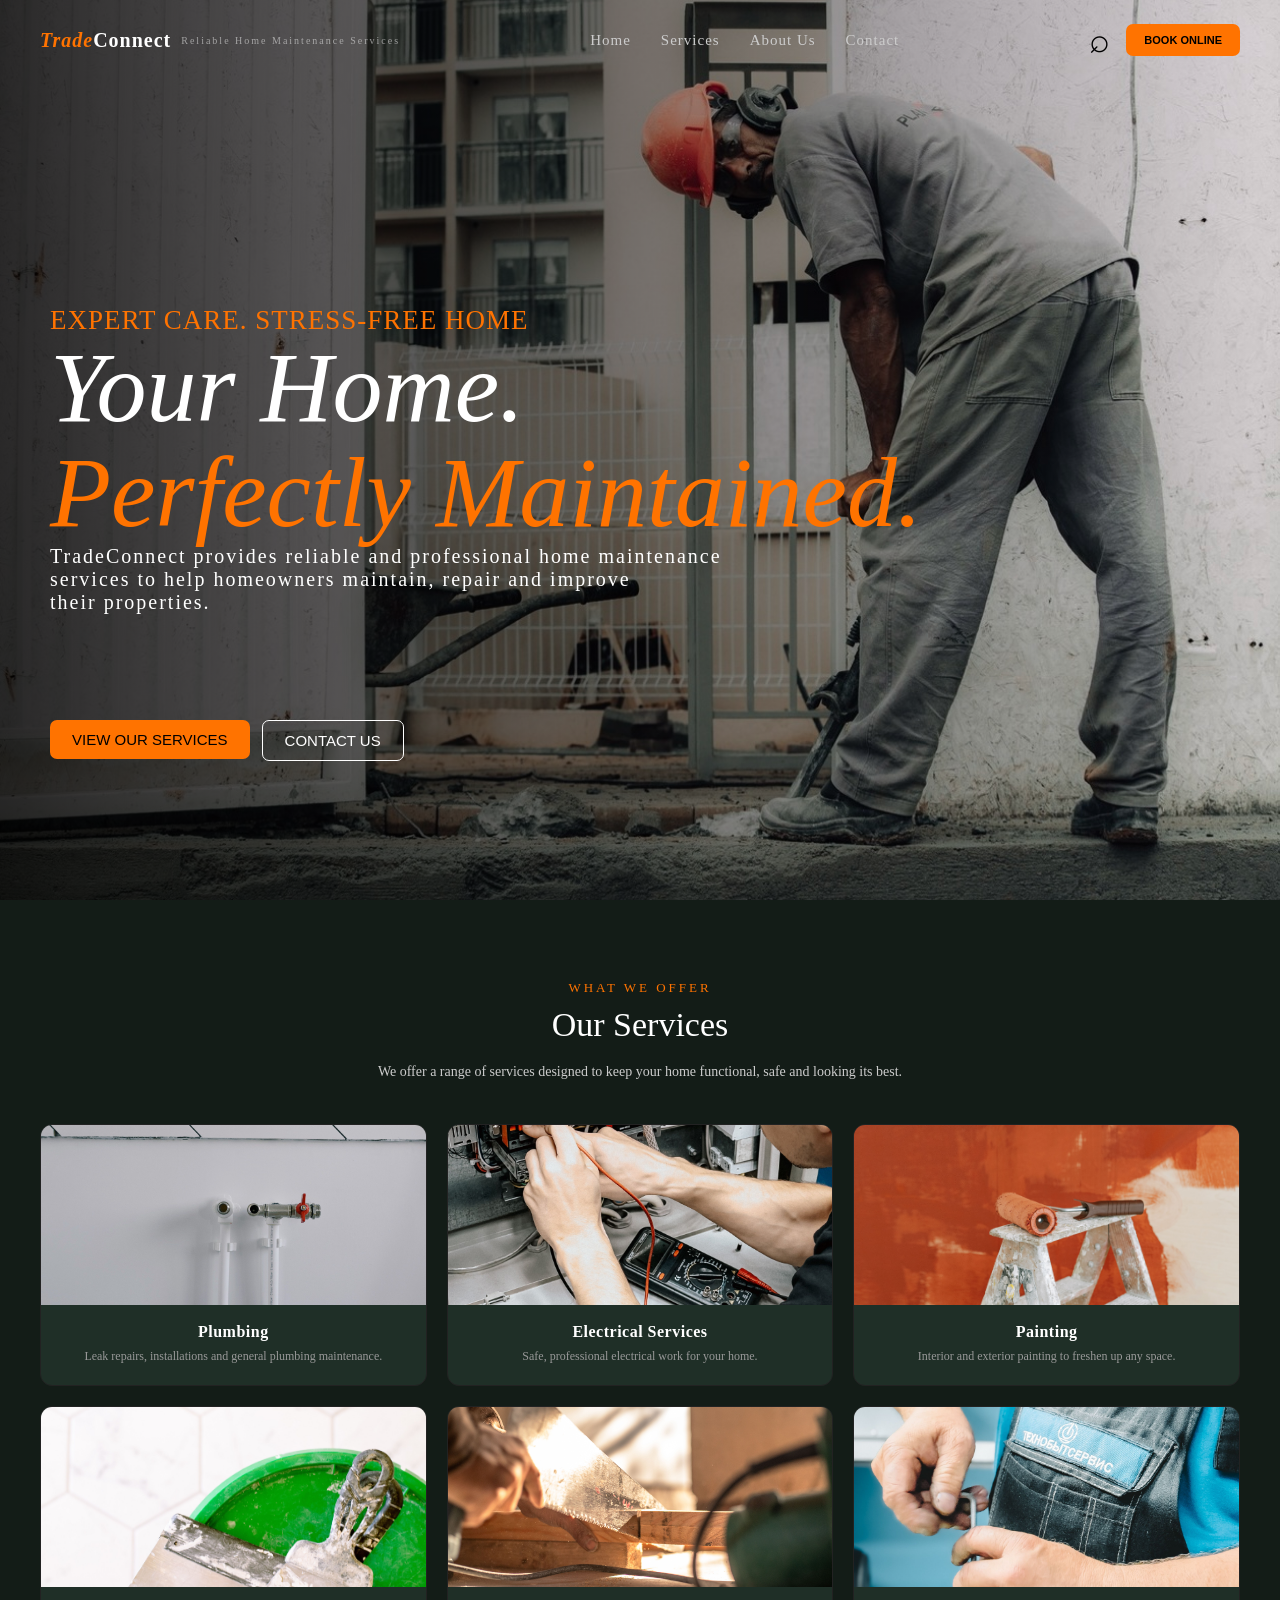
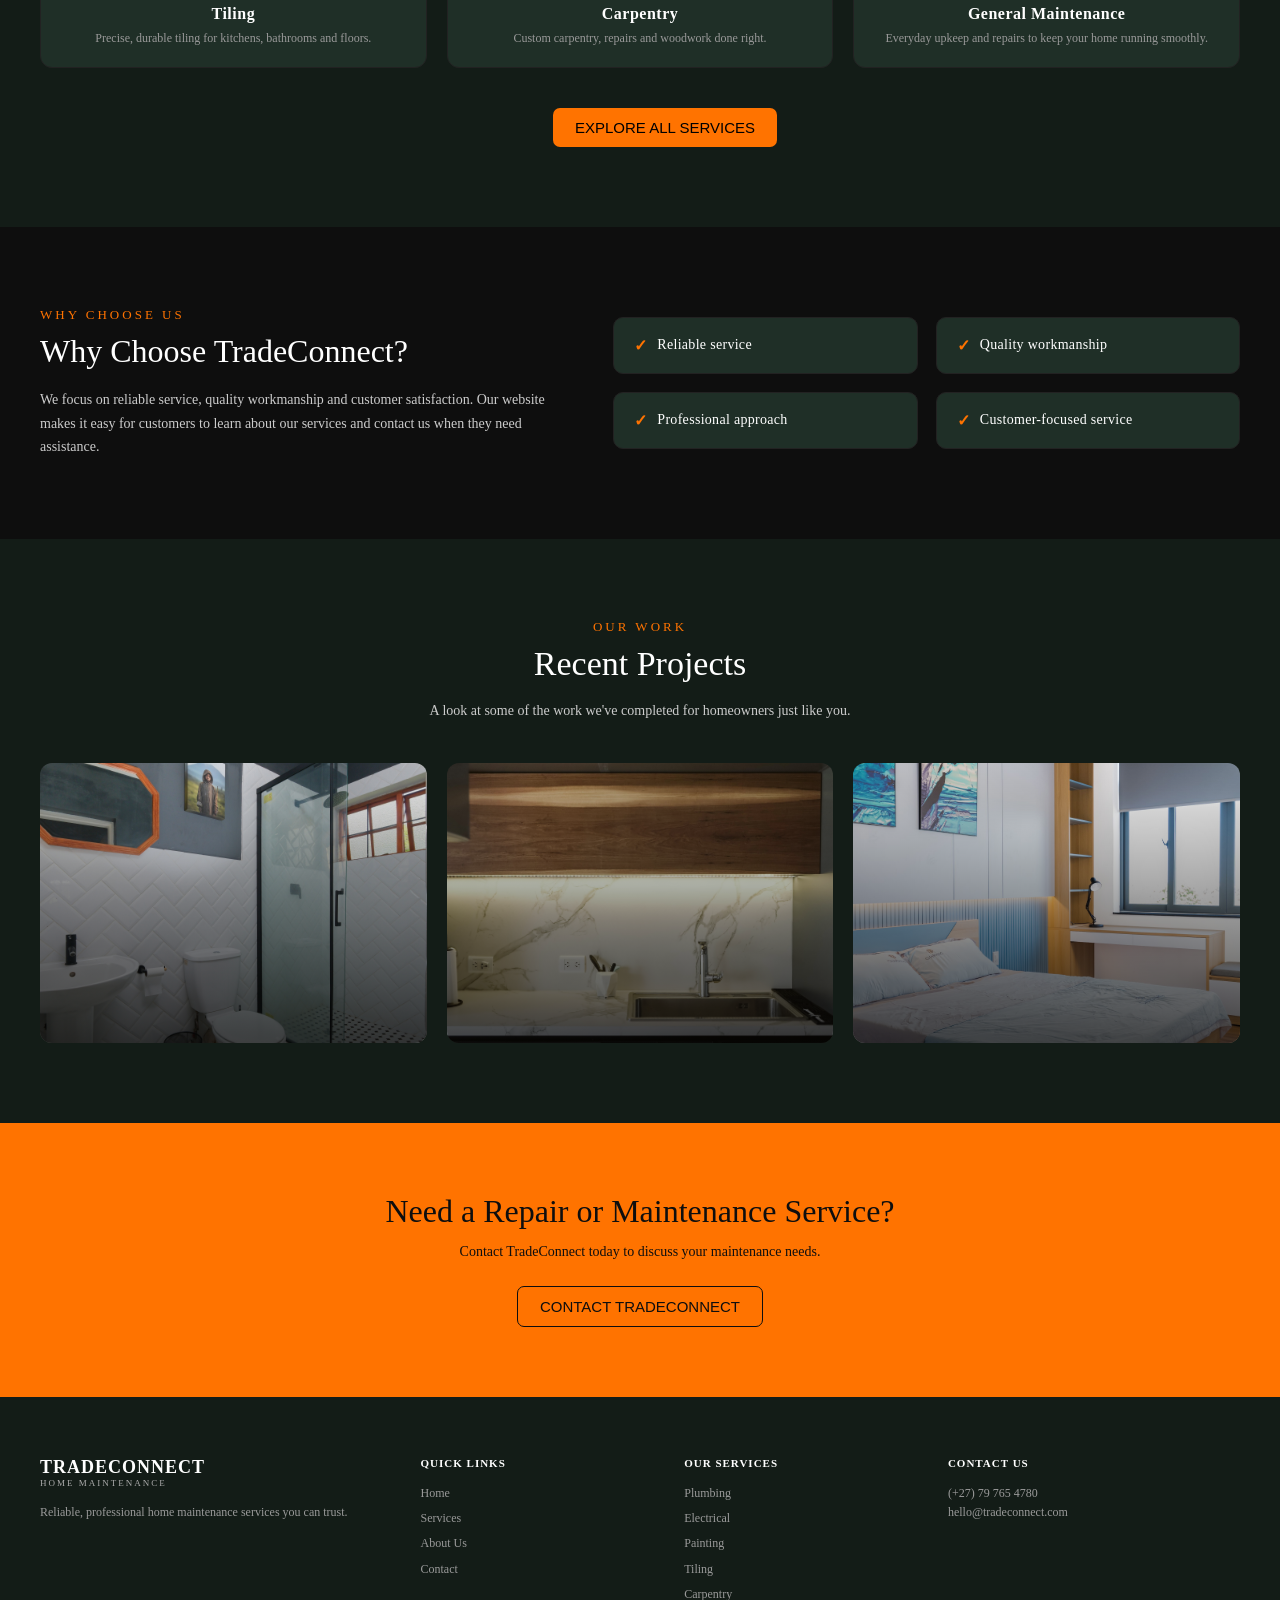
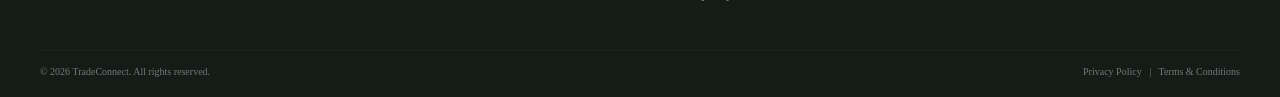
<file: index.html>
<!DOCTYPE html>
<html lang="en">
    <head>
        <meta charset="UTF-8">
        <meta name="viewport" content="width=device-width, initial-scale=1.0">
        <link rel="stylesheet" href="css/style.css">
        <title>TradeConnect | Home Maintenance Services</title>
    </head>

    <body>
        <header class="navbar">
            <div class="logo">
                <strong><em>Trade</em>Connect</strong>
                <small>Reliable Home Maintenance Services</small>
            </div>

            <nav>
                <a href="index.html">Home</a>
                <a href="services.html">Services</a>
                <a href="about.html">About Us</a>
                <a href="contact.html">Contact</a>
            </nav>

            <div class="navigation_right_side">
                <button class="search_button"> ⌕</button>
                <button class="order_button">BOOK ONLINE</button>
            </div>
        </header>

        <main>
            <section class="hero">
                <img src="images/hero.jpg" alt="Home maintenance services">

                <div class="hero_text">
                    <p class="top_of_slogan">EXPERT CARE. STRESS-FREE HOME</p>
                    <h2 class="slogan">Your Home.<br><em class="second_part">Perfectly Maintained.</em></h2>

                    <p class="bottom_of_slogan">
                        TradeConnect provides reliable and professional home maintenance<br>
                        services to help homeowners maintain, repair and improve<br>
                        their properties.
                    </p>
                </div>

                <div class="hero_buttons">
                    <a href="services.html"><button class="menu_button">VIEW OUR SERVICES</button></a>
                    <a href="contact.html"><button class="contact_button">CONTACT US</button></a>
                </div>
            </section>

            <section class="services_section">
                <div class="services_intro">
                    <span class="section_eyebrow">WHAT WE OFFER</span>
                    <h2>Our Services</h2>
                    <p>
                        We offer a range of services designed to keep your home
                        functional, safe and looking its best.
                    </p>
                </div>

                <div class="services_grid">
                    <div class="service_card">
                        <img src="images/plumbing.jpg" alt="Plumbing services">
                        <h3>Plumbing</h3>
                        <p>Leak repairs, installations and general plumbing maintenance.</p>
                    </div>

                    <div class="service_card">
                        <img src="images/electrical.jpg" alt="Electrical services">
                        <h3>Electrical Services</h3>
                        <p>Safe, professional electrical work for your home.</p>
                    </div>

                    <div class="service_card">
                        <img src="images/painting.jpg" alt="Painting services">
                        <h3>Painting</h3>
                        <p>Interior and exterior painting to freshen up any space.</p>
                    </div>

                    <div class="service_card">
                        <img src="images/tiling.jpg" alt="Tiling services">
                        <h3>Tiling</h3>
                        <p>Precise, durable tiling for kitchens, bathrooms and floors.</p>
                    </div>

                    <div class="service_card">
                        <img src="images/carpentry.jpg" alt="Carpentry services">
                        <h3>Carpentry</h3>
                        <p>Custom carpentry, repairs and woodwork done right.</p>
                    </div>

                    <div class="service_card">
                        <img src="images/maintenance.jpg" alt="General maintenance services">
                        <h3>General Maintenance</h3>
                        <p>Everyday upkeep and repairs to keep your home running smoothly.</p>
                    </div>
                </div>

                <div class="services_cta">
                    <a href="services.html"><button class="menu_button">EXPLORE ALL SERVICES</button></a>
                </div>
            </section>

            <section class="why_section">
                <div class="why_text">
                    <span class="section_eyebrow">WHY CHOOSE US</span>
                    <h2>Why Choose TradeConnect?</h2>
                    <p>
                        We focus on reliable service, quality workmanship and
                        customer satisfaction. Our website makes it easy for
                        customers to learn about our services and contact us
                        when they need assistance.
                    </p>
                </div>

                <ul class="why_list">
                    <li>Reliable service</li>
                    <li>Quality workmanship</li>
                    <li>Professional approach</li>
                    <li>Customer-focused service</li>
                </ul>
            </section>

            <section class="work_section">
                <div class="services_intro">
                    <span class="section_eyebrow">OUR WORK</span>
                    <h2>Recent Projects</h2>
                    <p>
                        A look at some of the work we've completed for
                        homeowners just like you.
                    </p>
                </div>

                <div class="work_grid">
                    <div class="work_card">
                        <img src="images/project1.jpg" alt="Recent maintenance project 1">
                    </div>

                    <div class="work_card">
                        <img src="images/project2.jpg" alt="Recent maintenance project 2">
                    </div>

                    <div class="work_card">
                        <img src="images/project3.jpg" alt="Recent maintenance project 3">
                    </div>
                </div>
            </section>

            <section class="cta_section">
                <h2>Need a Repair or Maintenance Service?</h2>
                <p>Contact TradeConnect today to discuss your maintenance needs.</p>
                <a href="contact.html"><button class="contact_button">CONTACT TRADECONNECT</button></a>
            </section>

        </main>

        <footer class="footer">
            <div class="footer-top">
                <div class="footer-col brand">
                    <h3>TRADECONNECT</h3>
                    <span class="sub">HOME MAINTENANCE</span>
                    <p>Reliable, professional home maintenance services you can trust.</p>
                </div>

                <div class="footer-col">
                    <h4>QUICK LINKS</h4>
                    <ul>
                        <li><a href="index.html">Home</a></li>
                        <li><a href="services.html">Services</a></li>
                        <li><a href="about.html">About Us</a></li>
                        <li><a href="contact.html">Contact</a></li>
                    </ul>
                </div>

                <div class="footer-col">
                    <h4>OUR SERVICES</h4>
                    <ul>
                        <li>Plumbing</li>
                        <li>Electrical</li>
                        <li>Painting</li>
                        <li>Tiling</li>
                        <li>Carpentry</li>
                    </ul>
                </div>

                <div class="footer-col">
                    <h4>CONTACT US</h4>
                    <p>(+27) 79 765 4780</p>
                    <p>hello@tradeconnect.com</p>
                </div>
            </div>

            <div class="footer-bottom">
                <p>&copy; 2026 TradeConnect. All rights reserved.</p>
                <p>Privacy Policy &nbsp; | &nbsp; Terms & Conditions</p>
            </div>
        </footer>
    </body>
</html>
</file>
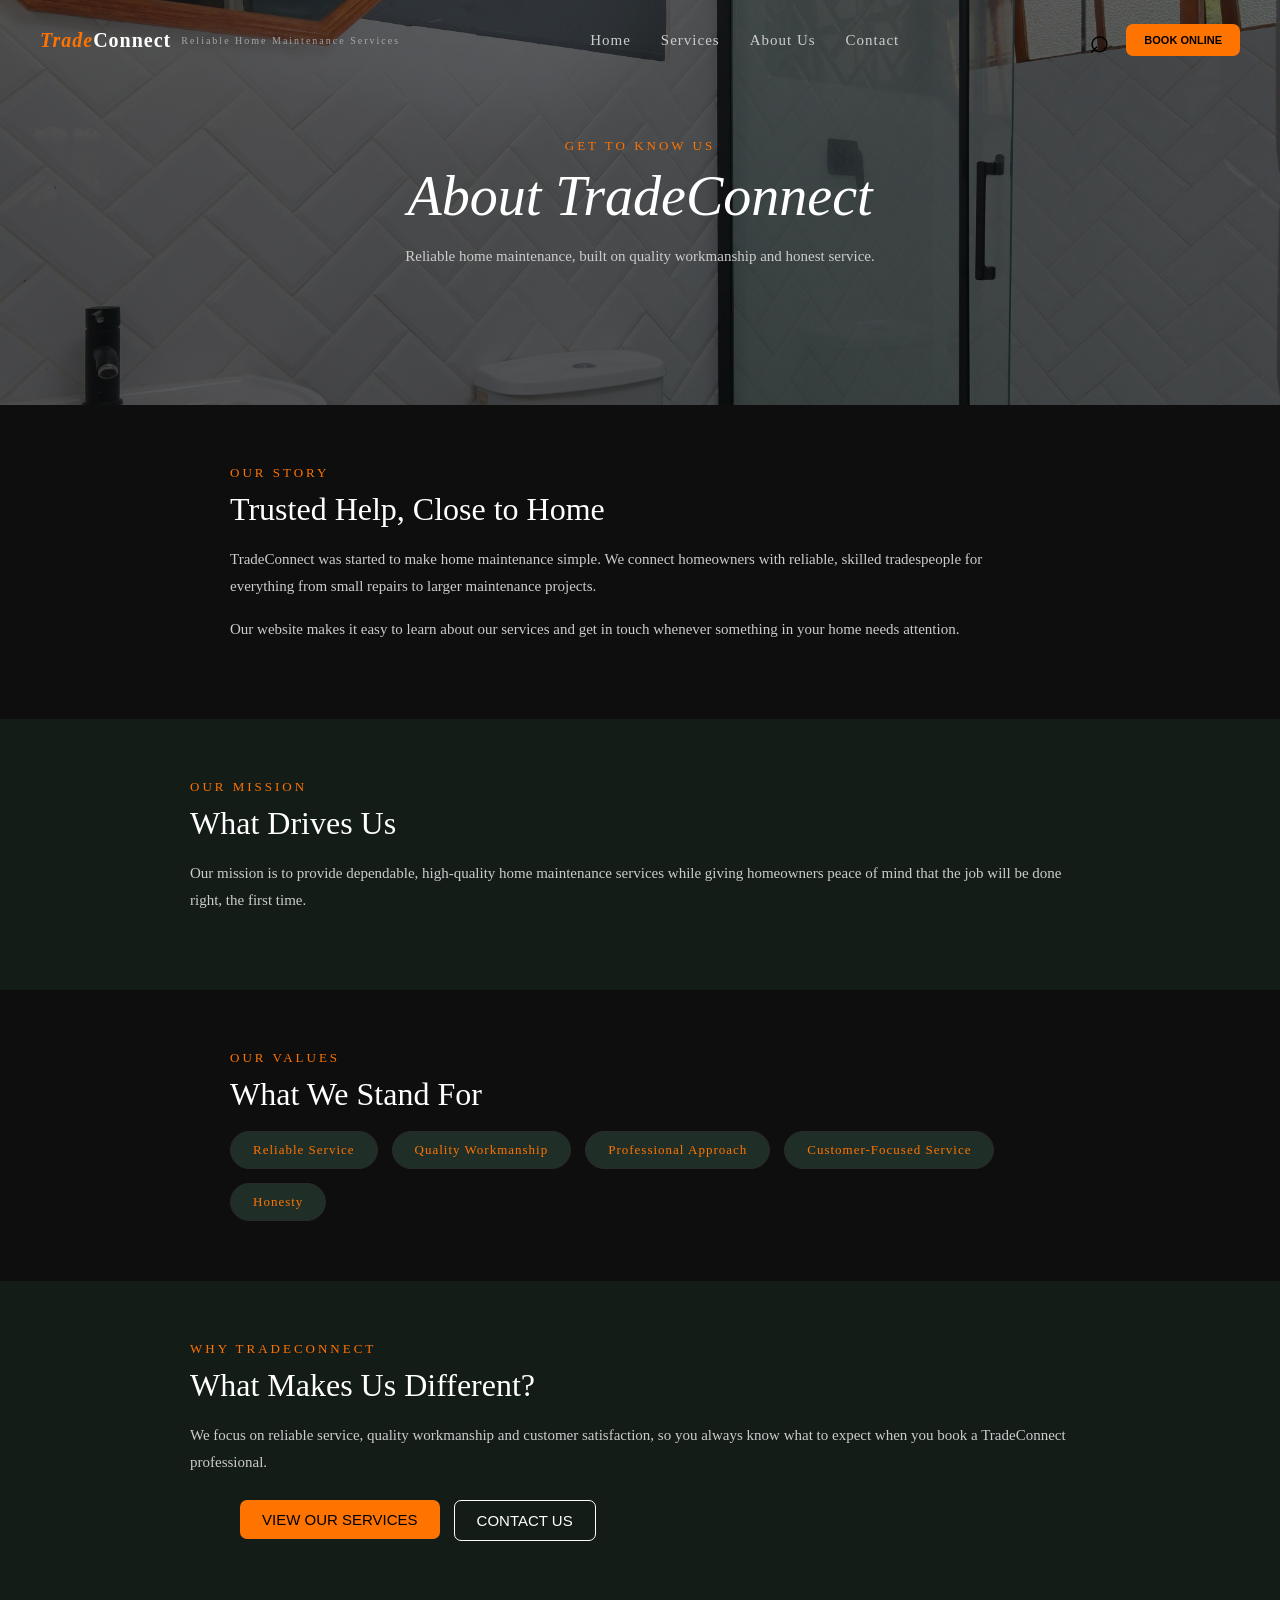
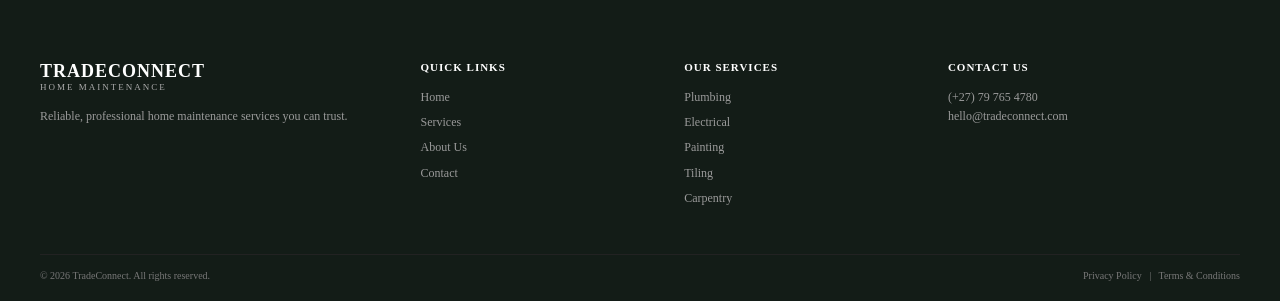
<file: about.html>
<!DOCTYPE html>
<html lang="en">
    <head>
        <meta charset="UTF-8">
        <meta name="viewport" content="width=device-width, initial-scale=1.0">
        <link rel="stylesheet" href="css/style.css">
        <title>TradeConnect | About Us</title>
    </head>

    <body>
        <header class="navbar">
            <div class="logo">
                <strong><em>Trade</em>Connect</strong>
                <small>Reliable Home Maintenance Services</small>
            </div>

            <nav>
                <a href="index.html">Home</a>
                <a href="services.html">Services</a>
                <a href="about.html">About Us</a>
                <a href="contact.html">Contact</a>
            </nav>

            <div class="navigation_right_side">
                <button class="search_button"> ⌕</button>
                <button class="order_button">BOOK ONLINE</button>
            </div>
        </header>

        <main>
            <section class="page_banner">
                <img src="images/project1.jpg" alt="Completed TradeConnect maintenance project">

                <div class="page_banner_text">
                    <span class="section_eyebrow">GET TO KNOW US</span>
                    <h1>About TradeConnect</h1>
                    <p class="page_banner_desc">
                        Reliable home maintenance, built on quality workmanship
                        and honest service.
                    </p>
                </div>
            </section>

            <section class="content_section">
                <span class="section_eyebrow">OUR STORY</span>
                <h2>Trusted Help, Close to Home</h2>

                <p>
                    TradeConnect was started to make home maintenance simple.
                    We connect homeowners with reliable, skilled tradespeople
                    for everything from small repairs to larger maintenance
                    projects.
                </p>

                <p>
                    Our website makes it easy to learn about our services and
                    get in touch whenever something in your home needs
                    attention.
                </p>
            </section>

            <section class="content_section alt">
                <span class="section_eyebrow">OUR MISSION</span>
                <h2>What Drives Us</h2>

                <p>
                    Our mission is to provide dependable, high-quality home
                    maintenance services while giving homeowners peace of mind
                    that the job will be done right, the first time.
                </p>
            </section>

            <section class="content_section">
                <span class="section_eyebrow">OUR VALUES</span>
                <h2>What We Stand For</h2>

                <ul class="values_list">
                    <li>Reliable Service</li>
                    <li>Quality Workmanship</li>
                    <li>Professional Approach</li>
                    <li>Customer-Focused Service</li>
                    <li>Honesty</li>
                </ul>
            </section>

            <section class="content_section alt">
                <span class="section_eyebrow">WHY TRADECONNECT</span>
                <h2>What Makes Us Different?</h2>

                <p>
                    We focus on reliable service, quality workmanship and
                    customer satisfaction, so you always know what to expect
                    when you book a TradeConnect professional.
                </p>

                <div class="cta_buttons">
                    <a href="services.html"><button class="menu_button">VIEW OUR SERVICES</button></a>
                    <a href="contact.html"><button class="contact_button">CONTACT US</button></a>
                </div>
            </section>

        </main>

        <footer class="footer">
            <div class="footer-top">
                <div class="footer-col brand">
                    <h3>TRADECONNECT</h3>
                    <span class="sub">HOME MAINTENANCE</span>
                    <p>Reliable, professional home maintenance services you can trust.</p>
                </div>

                <div class="footer-col">
                    <h4>QUICK LINKS</h4>
                    <ul>
                        <li><a href="index.html">Home</a></li>
                        <li><a href="services.html">Services</a></li>
                        <li><a href="about.html">About Us</a></li>
                        <li><a href="contact.html">Contact</a></li>
                    </ul>
                </div>

                <div class="footer-col">
                    <h4>OUR SERVICES</h4>
                    <ul>
                        <li>Plumbing</li>
                        <li>Electrical</li>
                        <li>Painting</li>
                        <li>Tiling</li>
                        <li>Carpentry</li>
                    </ul>
                </div>

                <div class="footer-col">
                    <h4>CONTACT US</h4>
                    <p>(+27) 79 765 4780</p>
                    <p>hello@tradeconnect.com</p>
                </div>
            </div>

            <div class="footer-bottom">
                <p>&copy; 2026 TradeConnect. All rights reserved.</p>
                <p>Privacy Policy &nbsp; | &nbsp; Terms & Conditions</p>
            </div>
        </footer>
    </body>
</html>
</file>
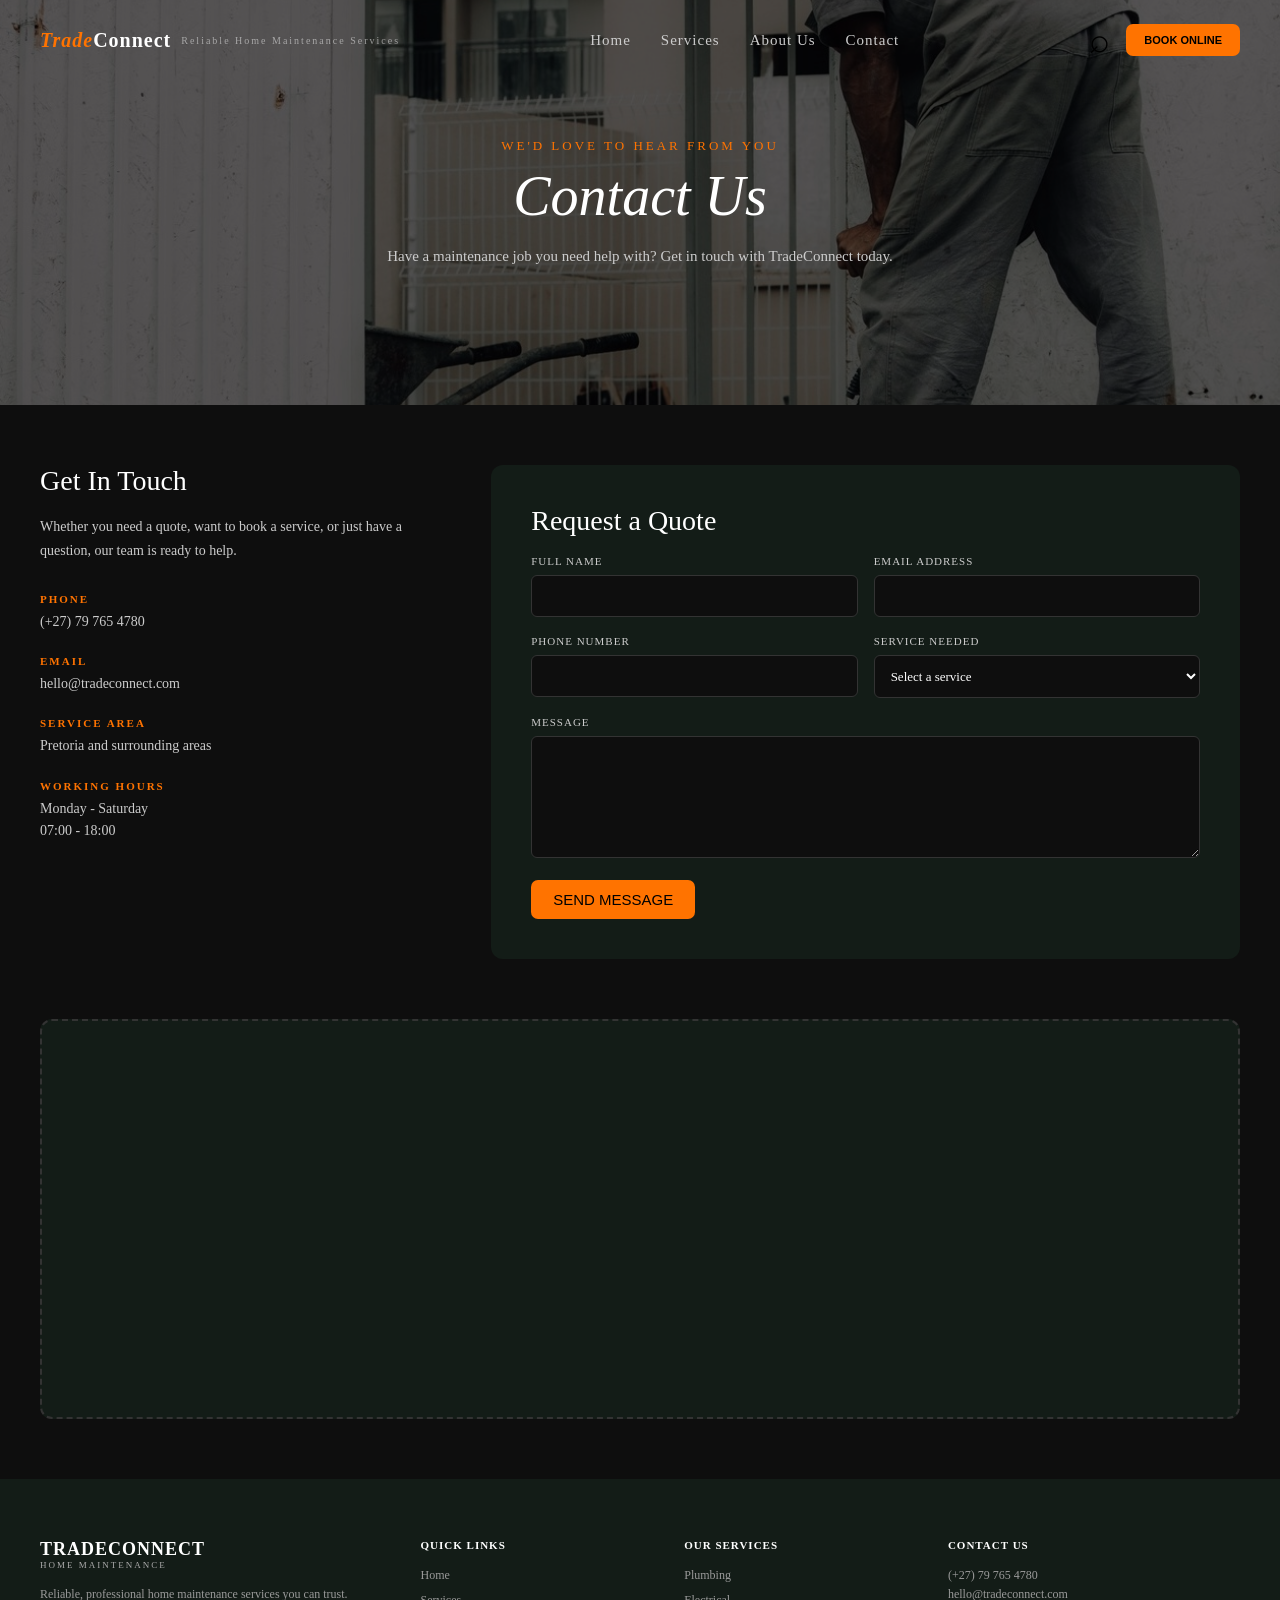
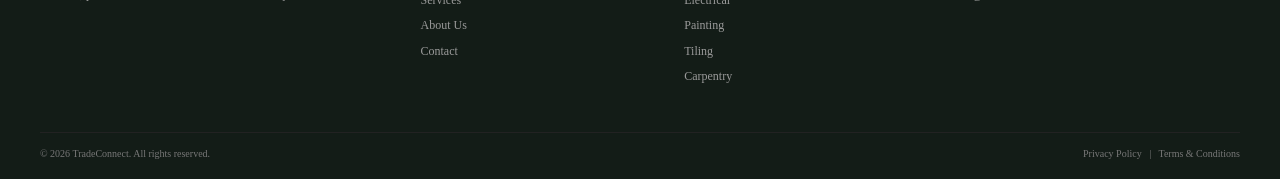
<file: contact.html>
<!DOCTYPE html>
<html lang="en">
    <head>
        <meta charset="UTF-8">
        <meta name="viewport" content="width=device-width, initial-scale=1.0">
        <link rel="stylesheet" href="css/style.css">
        <title>TradeConnect | Contact</title>
    </head>

    <body>
        <header class="navbar">
            <div class="logo">
                <strong><em>Trade</em>Connect</strong>
                <small>Reliable Home Maintenance Services</small>
            </div>

            <nav>
                <a href="index.html">Home</a>
                <a href="services.html">Services</a>
                <a href="about.html">About Us</a>
                <a href="contact.html">Contact</a>
            </nav>

            <div class="navigation_right_side">
                <button class="search_button"> ⌕</button>
                <button class="order_button">BOOK ONLINE</button>
            </div>
        </header>

        <main>
            <section class="page_banner">
                <img src="images/hero.jpg" alt="TradeConnect home maintenance services">

                <div class="page_banner_text">
                    <span class="section_eyebrow">WE'D LOVE TO HEAR FROM YOU</span>
                    <h1>Contact Us</h1>
                    <p class="page_banner_desc">
                        Have a maintenance job you need help with? Get in touch
                        with TradeConnect today.
                    </p>
                </div>
            </section>

            <section class="contact_section">

                <div class="contact_info">
                    <h2>Get In Touch</h2>
                    <p>
                        Whether you need a quote, want to book a service, or
                        just have a question, our team is ready to help.
                    </p>

                    <div class="info_item">
                        <h4>Phone</h4>
                        <a href="">(+27) 79 765 4780</a>
                    </div>

                    <div class="info_item">
                        <h4>Email</h4>
                        <a href="mailto:hello@tradeconnect.com">hello@tradeconnect.com</a>
                    </div>

                    <div class="info_item">
                        <h4>Service Area</h4>
                        <p>Pretoria and surrounding areas</p>
                    </div>

                    <div class="info_item">
                        <h4>Working Hours</h4>
                        <p>Monday - Saturday<br>07:00 - 18:00</p>
                    </div>
                </div>

                <div class="contact_form_wrap">
                    <h2>Request a Quote</h2>

                    <form>

                        <div class="form_row">
                            <div class="form_group">
                                <label for="name">Full Name</label>
                                <input type="text" id="name" name="name">
                            </div>

                            <div class="form_group">
                                <label for="email">Email Address</label>
                                <input type="email" id="email" name="email">
                            </div>
                        </div>

                        <div class="form_row">
                            <div class="form_group">
                                <label for="phone">Phone Number</label>
                                <input type="tel" id="phone" name="phone">
                            </div>

                            <div class="form_group">
                                <label for="service">Service Needed</label>
                                <select id="service" name="service">
                                    <option value="">Select a service</option>
                                    <option value="plumbing">Plumbing</option>
                                    <option value="electrical">Electrical Services</option>
                                    <option value="painting">Painting</option>
                                    <option value="tiling">Tiling</option>
                                    <option value="carpentry">Carpentry</option>
                                    <option value="maintenance">General Maintenance</option>
                                </select>
                            </div>
                        </div>

                        <div class="form_row">
                            <div class="form_group">
                                <label for="message">Message</label>
                                <textarea id="message" name="message" rows="6"></textarea>
                            </div>
                        </div>

                        <button type="submit" class="menu_button">SEND MESSAGE</button>

                    </form>
                </div>

            </section>

            <section class="map_section">
                <div class="map_placeholder">
                    <iframe src="https://www.google.com/maps/embed?pb=!1m18!1m12!1m3!1d28757.413411817444!2d27.884182110839845!3d-25.715127!2m3!1f0!2f0!3f0!3m2!1i1024!2i768!4f13.1!3m3!1m2!1s0xaf150f2f5565122d%3A0xfdb98556035d050f!2sFrans%20Lungile%20Plumbers!5e0!3m2!1sen!2sza!4v1789760188098!5m2!1sen!2sza" width="600" height="450" style="border:0;" allowfullscreen="" loading="lazy" referrerpolicy="strict-origin-when-cross-origin"></iframe>
                </div>
            </section>

        </main>

        <footer class="footer">
            <div class="footer-top">
                <div class="footer-col brand">
                    <h3>TRADECONNECT</h3>
                    <span class="sub">HOME MAINTENANCE</span>
                    <p>Reliable, professional home maintenance services you can trust.</p>
                </div>

                <div class="footer-col">
                    <h4>QUICK LINKS</h4>
                    <ul>
                        <li><a href="index.html">Home</a></li>
                        <li><a href="services.html">Services</a></li>
                        <li><a href="about.html">About Us</a></li>
                        <li><a href="contact.html">Contact</a></li>
                    </ul>
                </div>

                <div class="footer-col">
                    <h4>OUR SERVICES</h4>
                    <ul>
                        <li>Plumbing</li>
                        <li>Electrical</li>
                        <li>Painting</li>
                        <li>Tiling</li>
                        <li>Carpentry</li>
                    </ul>
                </div>

                <div class="footer-col">
                    <h4>CONTACT US</h4>
                    <p>(+27) 79 765 4780</p>
                    <p>hello@tradeconnect.com</p>
                </div>
            </div>

            <div class="footer-bottom">
                <p>&copy; 2026 TradeConnect. All rights reserved.</p>
                <p>Privacy Policy &nbsp; | &nbsp; Terms & Conditions</p>
            </div>
        </footer>
    </body>
</html>
</file>
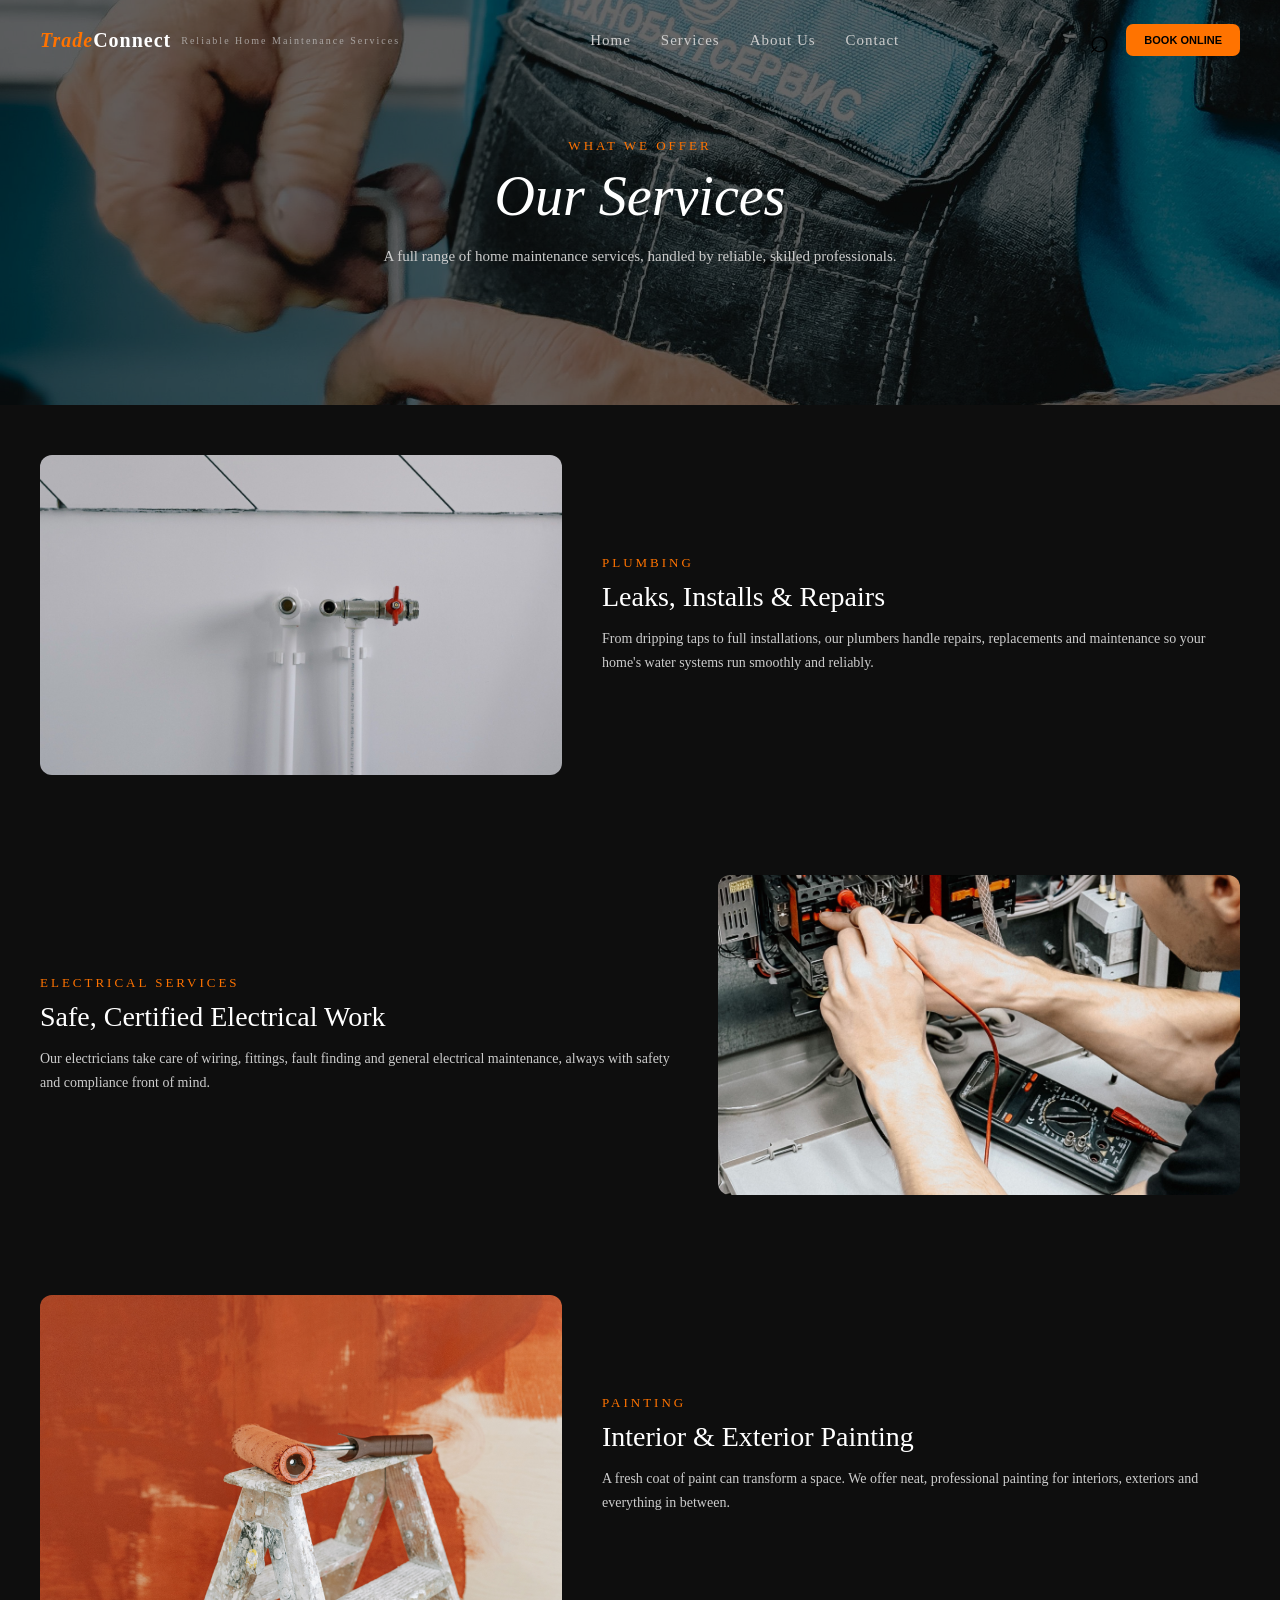
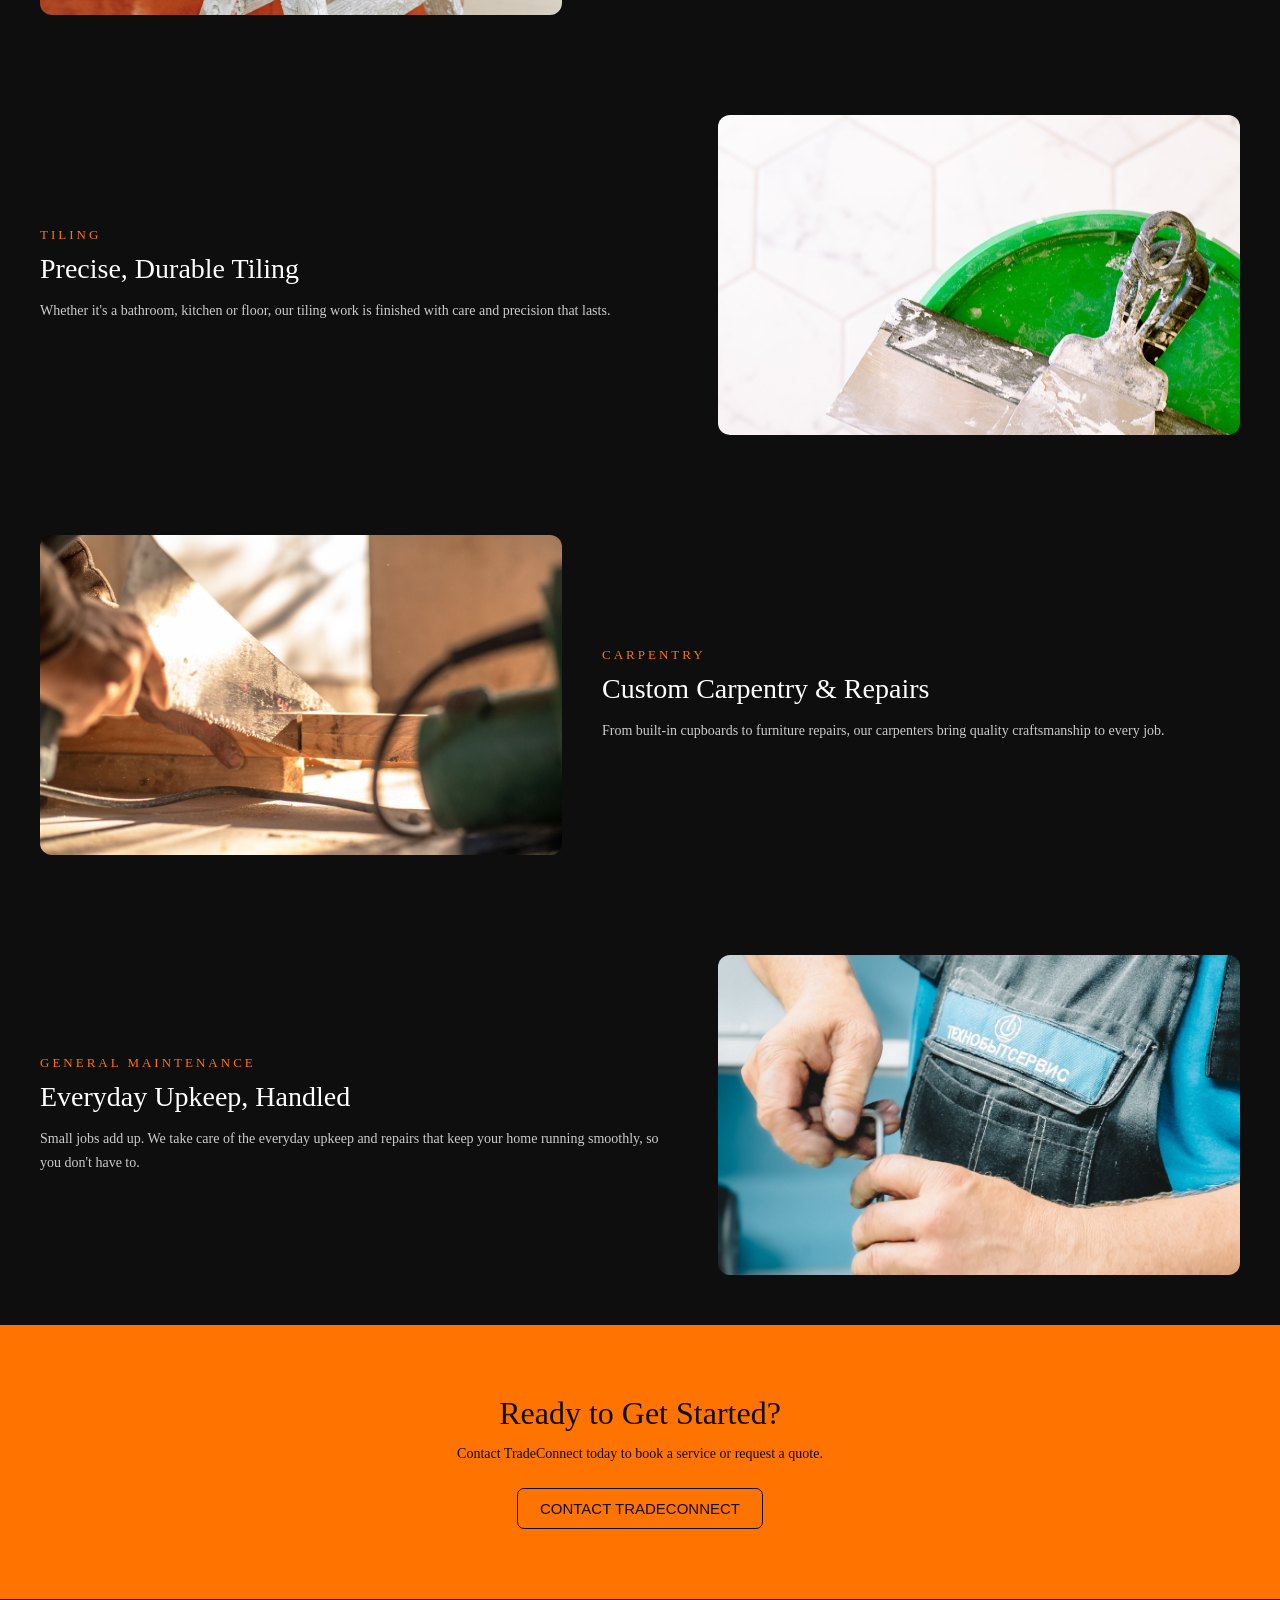
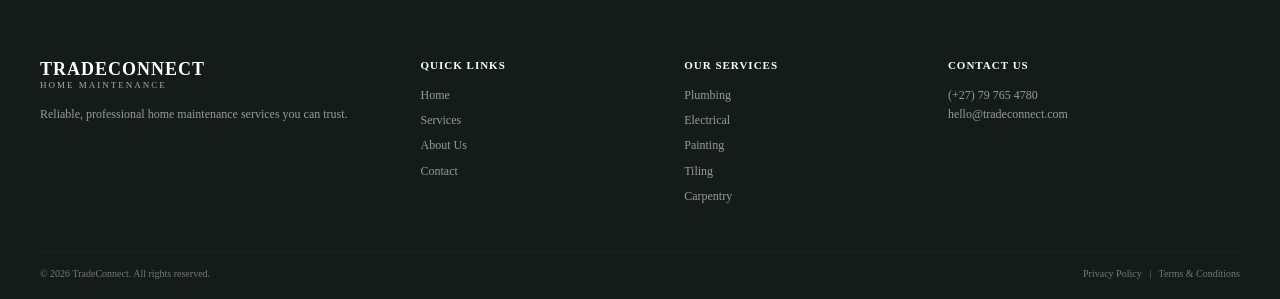
<file: services.html>
<!DOCTYPE html>
<html lang="en">

    <head>
        <meta charset="UTF-8">
        <meta name="viewport" content="width=device-width, initial-scale=1.0">
        <link rel="stylesheet" href="css/style.css">
        <title>TradeConnect | Services</title>
    </head>

    <body>
        <header class="navbar">
            <div class="logo">
                <strong><em>Trade</em>Connect</strong>
                <small>Reliable Home Maintenance Services</small>
            </div>

            <nav>
                <a href="index.html">Home</a>
                <a href="services.html">Services</a>
                <a href="about.html">About Us</a>
                <a href="contact.html">Contact</a>
            </nav>

            <div class="navigation_right_side">
                <button class="search_button"> ⌕</button>
                <button class="order_button">BOOK ONLINE</button>
            </div>
        </header>

        <main>
            <section class="page_banner">
                <img src="images/maintenance.jpg" alt="TradeConnect maintenance work in progress">

                <div class="page_banner_text">
                    <span class="section_eyebrow">WHAT WE OFFER</span>
                    <h1>Our Services</h1>
                    <p class="page_banner_desc">
                        A full range of home maintenance services, handled by
                        reliable, skilled professionals.
                    </p>
                </div>
            </section>

            <section class="service_row">
                <img src="images/plumbing.jpg" alt="Plumbing services">
                <div class="service_row_text">
                    <span class="section_eyebrow">PLUMBING</span>
                    <h3>Leaks, Installs & Repairs</h3>
                    <p>
                        From dripping taps to full installations, our plumbers
                        handle repairs, replacements and maintenance so your
                        home's water systems run smoothly and reliably.
                    </p>
                </div>
            </section>

            <section class="service_row reverse">
                <img src="images/electrical.jpg" alt="Electrical services">
                <div class="service_row_text">
                    <span class="section_eyebrow">ELECTRICAL SERVICES</span>
                    <h3>Safe, Certified Electrical Work</h3>
                    <p>
                        Our electricians take care of wiring, fittings, fault
                        finding and general electrical maintenance, always
                        with safety and compliance front of mind.
                    </p>
                </div>
            </section>

            <section class="service_row">
                <img src="images/painting.jpg" alt="Painting services">
                <div class="service_row_text">
                    <span class="section_eyebrow">PAINTING</span>
                    <h3>Interior & Exterior Painting</h3>
                    <p>
                        A fresh coat of paint can transform a space. We offer
                        neat, professional painting for interiors, exteriors
                        and everything in between.
                    </p>
                </div>
            </section>

            <section class="service_row reverse">
                <img src="images/tiling.jpg" alt="Tiling services">
                <div class="service_row_text">
                    <span class="section_eyebrow">TILING</span>
                    <h3>Precise, Durable Tiling</h3>
                    <p>
                        Whether it's a bathroom, kitchen or floor, our tiling
                        work is finished with care and precision that lasts.
                    </p>
                </div>
            </section>

            <section class="service_row">
                <img src="images/carpentry.jpg" alt="Carpentry services">
                <div class="service_row_text">
                    <span class="section_eyebrow">CARPENTRY</span>
                    <h3>Custom Carpentry & Repairs</h3>
                    <p>
                        From built-in cupboards to furniture repairs, our
                        carpenters bring quality craftsmanship to every job.
                    </p>
                </div>
            </section>

            <section class="service_row reverse">
                <img src="images/maintenance.jpg" alt="General maintenance services">
                <div class="service_row_text">
                    <span class="section_eyebrow">GENERAL MAINTENANCE</span>
                    <h3>Everyday Upkeep, Handled</h3>
                    <p>
                        Small jobs add up. We take care of the everyday upkeep
                        and repairs that keep your home running smoothly, so
                        you don't have to.
                    </p>
                </div>
            </section>

            <section class="cta_section">
                <h2>Ready to Get Started?</h2>
                <p>Contact TradeConnect today to book a service or request a quote.</p>
                <a href="contact.html"><button class="contact_button">CONTACT TRADECONNECT</button></a>
            </section>

        </main>

        <footer class="footer">
            <div class="footer-top">
                <div class="footer-col brand">
                    <h3>TRADECONNECT</h3>
                    <span class="sub">HOME MAINTENANCE</span>
                    <p>Reliable, professional home maintenance services you can trust.</p>
                </div>

                <div class="footer-col">
                    <h4>QUICK LINKS</h4>
                    <ul>
                        <li><a href="index.html">Home</a></li>
                        <li><a href="services.html">Services</a></li>
                        <li><a href="about.html">About Us</a></li>
                        <li><a href="contact.html">Contact</a></li>
                    </ul>
                </div>

                <div class="footer-col">
                    <h4>OUR SERVICES</h4>
                    <ul>
                        <li>Plumbing</li>
                        <li>Electrical</li>
                        <li>Painting</li>
                        <li>Tiling</li>
                        <li>Carpentry</li>
                    </ul>
                </div>

                <div class="footer-col">
                    <h4>CONTACT US</h4>
                    <p>(+27) 79 765 4780</p>
                    <p>hello@tradeconnect.com</p>
                </div>
            </div>

            <div class="footer-bottom">
                <p>&copy; 2026 TradeConnect. All rights reserved.</p>
                <p>Privacy Policy &nbsp; | &nbsp; Terms & Conditions</p>
            </div>
        </footer>
    </body>
</html>
</file>
<file: css/style.css>
/*Css for body*/
*{
    margin: 0;
    padding: 0;
    box-sizing: border-box;
}

body{
    font-family: initial;
    background-color: #0e0e0e;
    color: #fff;
}

.navbar{
    position: absolute;
    top: 0;
    left: 0;
    width: 100%;
    z-index: 10;
    display: flex;
    justify-content: space-between;
    align-items: center;
    padding: 20px 40px;
}

.logo{
    display: flex;
    gap: 10px;
    align-items: center;
}

.logo strong{
    display: block;
    font-size: 20px;
    letter-spacing: 1px;
}

.logo strong em{
    color: #ff7300;
}

.logo small{
    display: block;
    font-size: 10px;
    letter-spacing: 2px;
    opacity: .7;
    color: #ccc;
}

.navbar nav{
    font-size: 11px;
    display: flex;
    gap: 30px;
}

.navbar nav a{
    color: #ccc;
    text-decoration: none;
    font-size: 15px;
    letter-spacing: 1px;
}

.navbar nav a:hover{
    font-size: 16px;
    color: #fff;
    border-bottom: 1px solid #ff7300;
    padding-bottom: 4px;
}

.navigation_right_side{
    display: flex;
    align-items: center;
    gap: 16px;
}

.search_button{
    background: none;
    border: none;
    font-size: 35px;
    cursor: pointer;
}

.search_button:hover{
    font-size: 36px;
}

.order_button{
    background: #ff7300;
    border: none;
    font-size: 11px;
    padding: 10px 18px;
    border-radius: 7px;
    font-weight: 600;
    cursor: pointer;
}

.order_button:hover{
    font-size: 13px;
}

.hero{
    position: relative;
    min-height: 100vh;
    overflow: hidden;
    z-index: 0;
}

.hero::after{
    content: "";
    position: absolute;
    inset: 0;
    background: linear-gradient(to right, rgba(0,0,0,0.8), rgba(0,0,0,0));
    z-index: 1;
    pointer-events: none;
}

.hero_text{
    position: relative;
    z-index: 2;
    height: 100%;
    min-height: 100vh;
    display: flex;
    flex-direction: column;
    justify-content: center;
}

.hero img{
    position: absolute;
    inset: 0;
    width: 100%;
    height: 100%;
    object-fit: cover;
    object-position: center;
    z-index: 0;
}

.top_of_slogan{
    color: #ff7300;
    font-size: 27px;
    letter-spacing: 1px;
    line-height: 1.05;
    font-weight: 400;
    padding-top: 20px;
    margin-left: 50px;
}

.slogan {
    line-height: 1.05;
    font-size: 100px;
    font-weight: 400;
    font-style: italic;
    margin-left: 50px;
}

.second_part{
    color: #ff7300;
}

.bottom_of_slogan{
    font-size: 20px;
    letter-spacing: 2px;
    margin-left: 50px;
}

.hero_buttons{
    position: relative;
    z-index: 2;
    display: flex;
    gap: 12px;
    margin-top: -180px;
    font-weight: 400;
}

.menu_button{
    background: #ff7300;
    border: 15px;
    padding: 11px 22px;
    border-radius: 7px;
    font-size: 15px;
    cursor: pointer;
    margin-left: 50px;
}

.menu_button:hover{
    font-size: 16px;
}

.contact_button{
    background: transparent;
    border: 1px solid #fff;
    color: #fff;
    padding: 11px 22px;
    border-radius: 7px;
    font-size: 15px;
    cursor: pointer;
}

.contact_button:hover{
    font-size: 16px;
}

.services_section{
    background: #131C17;
    padding: 80px 40px;
}

.services_intro{
    max-width: 700px;
    margin: 0 auto 40px;
    text-align: center;
}

.section_eyebrow{
    display: block;
    color: #ff7300;
    font-size: 13px;
    letter-spacing: 3px;
    margin-bottom: 10px;
}

.services_intro h2{
    font-size: 34px;
    font-weight: 400;
    margin-bottom: 16px;
}

.services_intro p{
    color: #ccc;
    font-size: 14px;
    line-height: 1.7;
}

.services_grid{
    max-width: 1300px;
    margin: 0 auto;
    display: grid;
    grid-template-columns: repeat(3, 1fr);
    gap: 20px;
}

.service_card{
    background: #1f2f27;
    border: 1px solid #222;
    border-radius: 12px;
    overflow: hidden;
    text-align: center;
}

.service_card img{
    width: 100%;
    height: 180px;
    object-fit: cover;
    display: block;
}

.service_card h3{
    padding: 18px 14px 6px;
    font-size: 16px;
    font-weight: 600;
    letter-spacing: .5px;
}

.service_card p{
    padding: 0 14px 20px;
    color: #999;
    font-size: 12px;
    line-height: 1.5;
}

.services_cta{
    text-align: center;
    margin-top: 40px;
}

.why_section{
    padding: 80px 40px;
    max-width: 1300px;
    margin: 0 auto;
    display: flex;
    gap: 60px;
    align-items: center;
}

.why_text{
    width: 45%;
}

.why_text .section_eyebrow{
    margin-bottom: 10px;
}

.why_text h2{
    font-size: 32px;
    font-weight: 400;
    margin-bottom: 18px;
}

.why_text p{
    color: #ccc;
    font-size: 14px;
    line-height: 1.7;
}

.why_list{
    width: 55%;
    list-style: none;
    display: grid;
    grid-template-columns: 1fr 1fr;
    gap: 18px;
}

.why_list li{
    background: #1f2f27;
    border: 1px solid #222;
    border-radius: 10px;
    padding: 18px 20px;
    font-size: 14px;
    letter-spacing: .3px;
    display: flex;
    align-items: center;
    gap: 10px;
}

.why_list li::before{
    content: "✓";
    color: #ff7300;
    font-weight: 700;
    font-size: 16px;
}

.work_section{
    background: #131C17;
    padding: 80px 40px;
}

.work_grid{
    max-width: 1300px;
    margin: 40px auto 0;
    display: grid;
    grid-template-columns: repeat(3, 1fr);
    gap: 20px;
}

.work_card{
    position: relative;
    border-radius: 12px;
    overflow: hidden;
    height: 280px;
}

.work_card img{
    width: 100%;
    height: 100%;
    object-fit: cover;
    display: block;
}

.work_card::after{
    content: "";
    position: absolute;
    inset: 0;
    background: linear-gradient(to top, rgba(0,0,0,0.7), rgba(0,0,0,0));
}

.cta_section{
    background: #ff7300;
    color: #0e0e0e;
    text-align: center;
    padding: 70px 40px;
}

.cta_section h2{
    font-size: 32px;
    font-weight: 400;
    margin-bottom: 14px;
}

.cta_section p{
    font-size: 14px;
    margin-bottom: 26px;
}

.cta_section .contact_button{
    border-color: #0e0e0e;
    color: #0e0e0e;
}


.footer{
    background: #131C17;
    color: #c7c7c7;
    padding: 60px 40px 20px;
    max-width: 1300px;
    margin: 0 auto;
}

.footer-top{
    display: grid;
    grid-template-columns: 1.2fr 0.8fr 0.8fr 1fr;
    gap: 30px;
}

.footer-col h3{
    color: #fff;
    font-size: 18px;
    letter-spacing: 1px;
    font-weight: 700;
}

.footer-col .sub{
    font-size: 9px;
    letter-spacing: 2px;
    display: block;
    margin-bottom: 15px;
    color: #aaa;
}

.footer-col h4{
    color: #fff;
    font-size: 11px;
    letter-spacing: 1px;
    margin-bottom: 15px;
}

.footer-col p, .footer-col li{
    font-size: 12px;
    line-height: 1.6;
    color: #9a9a9a;
}

.footer-col ul{ list-style: none; padding: 0; }
.footer-col li{ margin-bottom: 6px; }
.footer-col li a{ color: inherit; text-decoration: none; }
.footer-col li a:hover{ color: #fff; }

.footer-bottom{
    border-top: 1px solid #222;
    margin-top: 40px;
    padding-top: 15px;
    display: flex;
    justify-content: space-between;
    font-size: 10px;
    color: #777;
}

.page_banner{
    position: relative;
    height: 45vh;
    min-height: 320px;
    overflow: hidden;
    display: flex;
    align-items: center;
    justify-content: center;
}

.page_banner img{
    position: absolute;
    inset: 0;
    width: 100%;
    height: 100%;
    object-fit: cover;
    object-position: center;
    z-index: 0;
}

.page_banner::after{
    content: "";
    position: absolute;
    inset: 0;
    background: rgba(0,0,0,0.6);
    z-index: 1;
}

.page_banner_text{
    position: relative;
    z-index: 2;
    text-align: center;
    padding: 0 20px;
}

.page_banner_text .section_eyebrow{
    font-size: 13px;
    letter-spacing: 3px;
}

.page_banner_text h1{
    font-size: 56px;
    font-weight: 400;
    font-style: italic;
    margin-top: 10px;
}

.page_banner_desc{
    color: #ccc;
    font-size: 15px;
    line-height: 1.6;
    margin: 16px auto 0;
    max-width: 600px;
}

.content_section{
    max-width: 900px;
    margin: 0 auto;
    padding: 60px 40px;
}

.content_section.alt{
    background: #131C17;
    max-width: 100%;
}

.content_section.alt > *{
    max-width: 900px;
    margin-left: auto;
    margin-right: auto;
}

.content_section h2{
    font-size: 32px;
    font-weight: 400;
    margin-bottom: 18px;
}

.content_section p{
    color: #ccc;
    font-size: 15px;
    line-height: 1.8;
    margin-bottom: 16px;
}

.values_list{
    list-style: none;
    display: flex;
    flex-wrap: wrap;
    gap: 14px;
    margin-top: 10px;
}

.values_list li{
    background: #1f2f27;
    border: 1px solid #2a2a2a;
    padding: 10px 22px;
    border-radius: 30px;
    font-size: 13px;
    color: #ff7300;
    letter-spacing: 1px;
}

.cta_buttons{
    display: flex;
    gap: 14px;
    margin-top: 24px;
}

.service_row{
    display: flex;
    gap: 40px;
    align-items: center;
    max-width: 1300px;
    margin: 0 auto;
    padding: 50px 40px;
}

.service_row.reverse{
    flex-direction: row-reverse;
}

.service_row img{
    width: 45%;
    height: 320px;
    object-fit: cover;
    border-radius: 12px;
}

.service_row_text{
    width: 55%;
}

.service_row_text .section_eyebrow{
    display: block;
    margin-bottom: 10px;
}

.service_row_text h3{
    font-size: 28px;
    font-weight: 400;
    margin-bottom: 14px;
}

.service_row_text p{
    color: #ccc;
    font-size: 14px;
    line-height: 1.7;
}

.contact_section{
    display: flex;
    gap: 50px;
    max-width: 1300px;
    margin: 0 auto;
    padding: 60px 40px;
    align-items: flex-start;
}

.contact_info{
    width: 35%;
}

.contact_info h2,
.contact_form_wrap h2{
    font-size: 28px;
    font-weight: 400;
    margin-bottom: 18px;
}

.contact_info > p{
    color: #ccc;
    font-size: 14px;
    line-height: 1.7;
    margin-bottom: 30px;
}

.info_item{
    margin-bottom: 22px;
}

.info_item h4{
    color: #ff7300;
    font-size: 11px;
    letter-spacing: 2px;
    text-transform: uppercase;
    margin-bottom: 6px;
    font-weight: 600;
}

.info_item p,
.info_item a{
    color: #ccc;
    font-size: 14px;
    line-height: 1.6;
    text-decoration: none;
}

.info_item a:hover{
    color: #fff;
}

.contact_form_wrap{
    width: 65%;
    background: #131C17;
    border-radius: 12px;
    padding: 40px;
}

.form_row{
    display: flex;
    gap: 16px;
    margin-bottom: 18px;
}

.form_group{
    flex: 1;
    display: flex;
    flex-direction: column;
}

.form_group label{
    font-size: 11px;
    letter-spacing: 1px;
    text-transform: uppercase;
    color: #ccc;
    margin-bottom: 8px;
}

.form_group input,
.form_group select,
.form_group textarea{
    background: #0e0e0e;
    border: 1px solid #333;
    border-radius: 6px;
    padding: 12px;
    color: #fff;
    font-size: 13px;
    font-family: inherit;
    outline: none;
}

.form_group input:focus,
.form_group select:focus,
.form_group textarea:focus{
    border-color: #ff7300;
}

.form_group textarea{
    resize: vertical;
}

.contact_form_wrap .menu_button{
    margin-top: 4px;
    margin-left: 0;
}

.map_section{
    max-width: 1300px;
    margin: 0 auto;
    padding: 0 40px 60px;
}

.map_placeholder{
    width: 100%;
    height: 400px;
    background: #131C17;
    border: 2px dashed #333;
    border-radius: 12px;
    display: flex;
    align-items: center;
    justify-content: center;
    color: #666;
    font-size: 13px;
    letter-spacing: 2px;
    text-transform: uppercase;
    text-align: center;
    padding: 20px;
    overflow: hidden;
}

.map_placeholder iframe{
    width: 100%;
    height: 400px;
    border: 0;
    border-radius: 10px;
}

@media(max-width: 1024px){
    .slogan{
        font-size: 80px;
    }
    .services_grid,
    .work_grid{
        grid-template-columns: repeat(2, 1fr);
    }
    .page_banner_text h1{
        font-size: 48px;
    }
}

@media(max-width: 900px){
    .why_section{
        flex-direction: column;
    }
    .why_text,
    .why_list{
        width: 100%;
    }
    .footer-top{
        grid-template-columns: 1fr 1fr;
    }
    .service_row,
    .service_row.reverse{
        flex-direction: column;
    }
    .service_row img,
    .service_row_text{
        width: 100%;
    }
    .contact_section{
        flex-direction: column;
    }
    .contact_info,
    .contact_form_wrap{
        width: 100%;
    }
    .form_row{
        flex-direction: column;
        gap: 18px;
    }
    .page_banner_text h1{
        font-size: 40px;
    }
}

@media(max-width: 768px){
    .navbar{
        flex-wrap: wrap;
        row-gap: 14px;
        padding: 16px 20px;
    }

    .navbar nav{
        order: 3;
        width: 100%;
        justify-content: center;
        gap: 18px;
        flex-wrap: wrap;
    }

    .top_of_slogan,
    .slogan,
    .bottom_of_slogan,
    .hero_buttons{
        margin-left: 20px;
        margin-right: 20px;
    }

    .bottom_of_slogan br{
        display: none;
    }

    .hero_buttons{
        margin-top: 20px;
        flex-wrap: wrap;
    }

    .menu_button{
        margin-left: 0;
    }

    .services_section,
    .why_section,
    .work_section,
    .cta_section,
    .content_section,
    .content_section.alt > *,
    .contact_section{
        padding: 50px 24px;
    }

    .why_list{
        grid-template-columns: 1fr;
    }

    .service_row{
        padding: 40px 24px;
    }

    .contact_form_wrap{
        padding: 28px;
    }

    .map_section{
        padding: 0 24px 40px;
    }
}

@media(max-width: 600px){
    .services_grid,
    .work_grid{
        grid-template-columns: 1fr;
    }
    .footer-bottom{
        flex-direction: column;
        gap: 8px;
    }
}

@media(max-width: 480px){
    .logo strong{
        font-size: 16px;
    }
    .logo small{
        font-size: 8px;
    }
    .order_button{
        font-size: 10px;
        padding: 8px 14px;
    }
    .search_button{
        font-size: 26px;
    }
    .top_of_slogan{
        font-size: 18px;
    }
    .slogan{
        font-size: 38px;
    }
    .bottom_of_slogan{
        font-size: 14px;
        letter-spacing: 1px;
    }
    .hero_buttons{
        flex-direction: column;
        align-items: flex-start;
    }
    .menu_button,
    .contact_button{
        width: 100%;
        text-align: center;
    }
    .services_intro h2,
    .why_text h2,
    .cta_section h2{
        font-size: 24px;
    }
    .footer-top{
        grid-template-columns: 1fr;
    }
    .page_banner{
        height: 55vh;
    }
    .page_banner_text h1{
        font-size: 30px;
    }
    .page_banner_text .section_eyebrow{
        font-size: 11px;
        letter-spacing: 2px;
    }
    .page_banner_desc{
        font-size: 13px;
    }
    .service_row img{
        height: 220px;
    }
    .service_row_text h3{
        font-size: 22px;
    }
    .content_section h2,
    .contact_info h2,
    .contact_form_wrap h2{
        font-size: 22px;
    }
    .values_list{
        gap: 10px;
    }
    .values_list li{
        padding: 8px 16px;
        font-size: 12px;
    }
    .map_placeholder{
        height: 260px;
    }
}

@media(max-width: 360px){
    .navbar{
        padding: 14px 16px;
    }
    .slogan{
        font-size: 30px;
    }
    .top_of_slogan{
        font-size: 15px;
    }
    .page_banner_text h1{
        font-size: 24px;
    }
    .contact_form_wrap{
        padding: 20px;
    }
}
</file>
